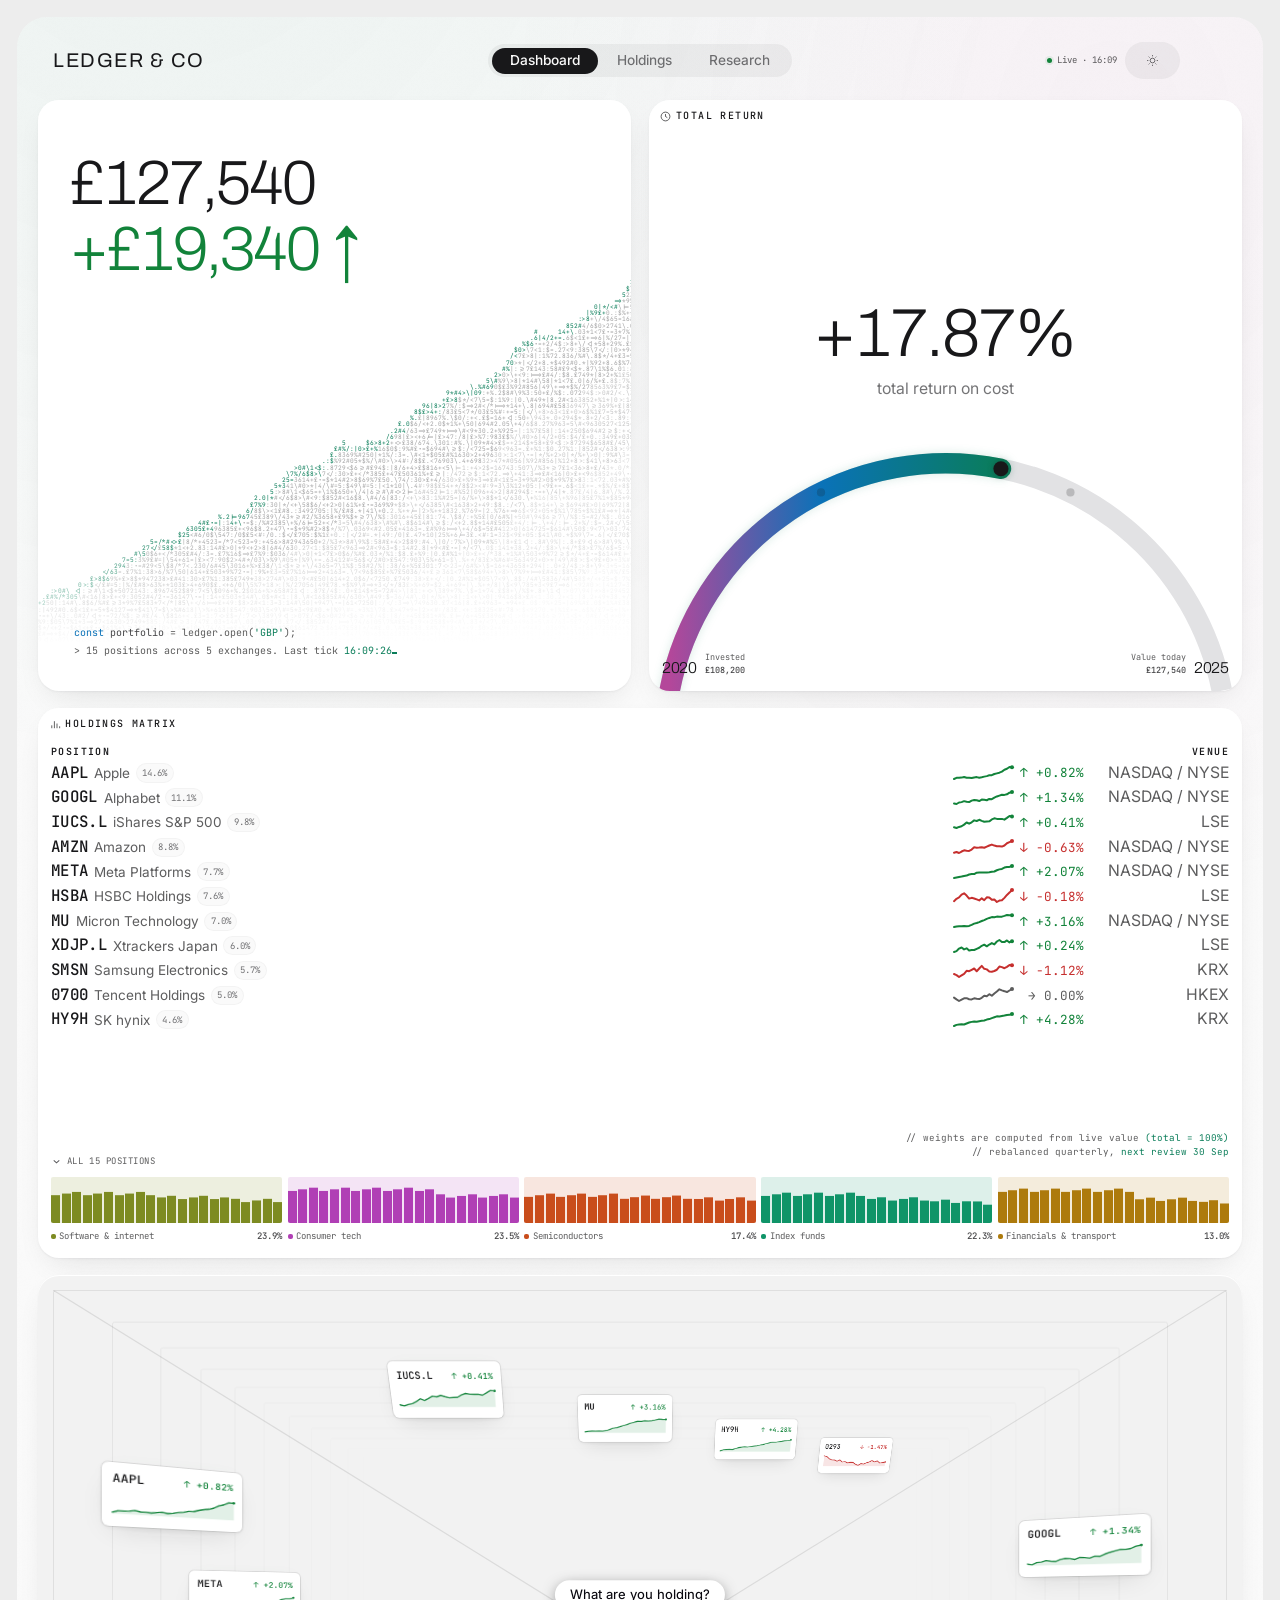
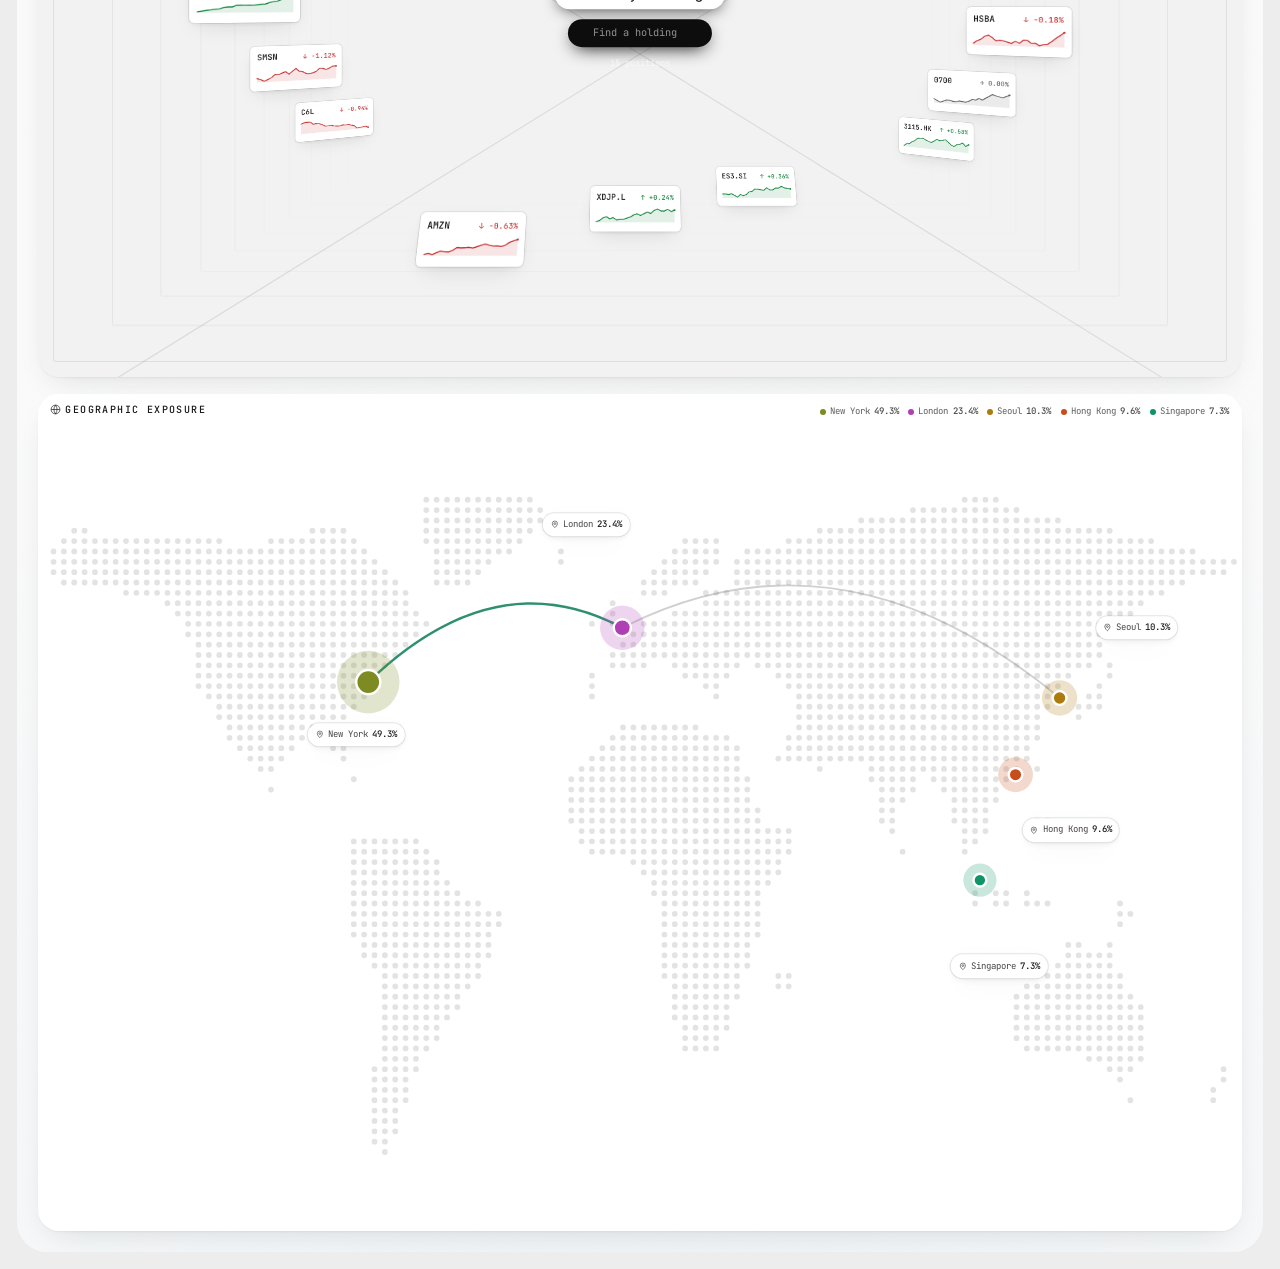
<file: Trial 1/index.html>
<!doctype html>
<html lang="en-GB" data-state="loading">
<head>
<meta charset="utf-8">
<meta name="viewport" content="width=device-width, initial-scale=1">
<title>Portfolio — Dashboard</title>
<meta name="description" content="Live GBP investment portfolio dashboard: total value, return, holdings, sector allocation and geographic exposure.">
<meta name="color-scheme" content="dark light">

<link rel="preconnect" href="https://fonts.googleapis.com">
<link rel="preconnect" href="https://fonts.gstatic.com" crossorigin>
<link href="https://fonts.googleapis.com/css2?family=Archivo:wght@200;300;400;500&family=Inter:wght@400;450;500;600&family=JetBrains+Mono:wght@400;500&display=swap" rel="stylesheet">

<link rel="stylesheet" href="css/tokens.css">
<link rel="stylesheet" href="css/base.css">
<link rel="stylesheet" href="css/components.css">
<link rel="stylesheet" href="css/sections.css">
</head>
<body>

<div class="shell">
<div class="deck">

  <!-- ===================== TOPBAR ===================== -->
  <header class="topbar">
    <span class="wordmark">Ledger&nbsp;&amp;&nbsp;Co</span>

    <nav class="nav" aria-label="Sections">
      <a class="nav__item" href="#" aria-current="page">Dashboard</a>
      <a class="nav__item" href="#holdings">Holdings</a>
      <a class="nav__item" href="#research">Research</a>
    </nav>

    <div class="topbar__right">
      <span class="feed" id="feed" data-feed="live">
        <i class="feed__dot feed__pulse" aria-hidden="true"></i>
        <span id="feedLabel">Connecting…</span>
      </span>

      <button class="toggle" id="themeToggle" type="button" aria-label="Switch colour theme">
        <svg class="toggle__moon" viewBox="0 0 20 20" fill="none" stroke="currentColor" stroke-width="1.5" aria-hidden="true">
          <path d="M16.5 12.4A7 7 0 0 1 7.6 3.5a7 7 0 1 0 8.9 8.9Z"/>
        </svg>
        <svg class="toggle__sun" viewBox="0 0 20 20" fill="none" stroke="currentColor" stroke-width="1.5" aria-hidden="true">
          <circle cx="10" cy="10" r="3.6"/>
          <path d="M10 1.6v2M10 16.4v2M1.6 10h2M16.4 10h2M4.1 4.1l1.4 1.4M14.5 14.5l1.4 1.4M15.9 4.1l-1.4 1.4M5.5 14.5l-1.4 1.4"/>
        </svg>
      </button>

      <span class="cube" aria-hidden="true">
        <span class="cube__inner">
          <i class="cube__face"></i><i class="cube__face"></i><i class="cube__face"></i>
        </span>
      </span>
    </div>
  </header>

  <!-- ===================== LOADING ===================== -->
  <div data-view="loading">
    <div class="row--split" style="margin-bottom:calc(25 * var(--u))">
      <div class="card" style="padding:calc(46 * var(--u))">
        <div class="sk" style="width:58%;height:calc(96 * var(--u));margin-bottom:calc(14 * var(--u))"></div>
        <div class="sk" style="width:42%;height:calc(96 * var(--u))"></div>
        <div class="sk" style="position:absolute;left:calc(52 * var(--u));right:calc(52 * var(--u));bottom:calc(34 * var(--u));height:calc(38 * var(--u))"></div>
      </div>
      <div class="card" style="padding:calc(46 * var(--u));display:grid;justify-items:center;align-content:start">
        <div class="sk" style="width:44%;height:calc(100 * var(--u));margin-top:calc(104 * var(--u))"></div>
        <div class="sk" style="width:18%;height:calc(24 * var(--u));margin-top:calc(18 * var(--u))"></div>
        <div class="sk" style="width:86%;height:calc(220 * var(--u));margin-top:calc(70 * var(--u));border-radius:calc(220 * var(--u)) calc(220 * var(--u)) 0 0"></div>
      </div>
    </div>

    <div class="card row--matrix" style="padding:calc(56 * var(--u)) calc(19 * var(--u)) calc(19 * var(--u));margin-bottom:calc(25 * var(--u))">
      <div style="display:grid;gap:calc(13 * var(--u))">
        <div class="sk" style="width:96%;height:calc(23 * var(--u))"></div>
        <div class="sk" style="width:88%;height:calc(23 * var(--u))"></div>
        <div class="sk" style="width:92%;height:calc(23 * var(--u))"></div>
        <div class="sk" style="width:84%;height:calc(23 * var(--u))"></div>
        <div class="sk" style="width:90%;height:calc(23 * var(--u))"></div>
        <div class="sk" style="width:80%;height:calc(23 * var(--u))"></div>
      </div>
      <div class="barcode" style="margin-top:calc(40 * var(--u))">
        <div class="sk" style="height:calc(68 * var(--u))"></div>
        <div class="sk" style="height:calc(68 * var(--u))"></div>
        <div class="sk" style="height:calc(68 * var(--u))"></div>
        <div class="sk" style="height:calc(68 * var(--u))"></div>
        <div class="sk" style="height:calc(68 * var(--u))"></div>
      </div>
    </div>

    <div class="card row--map"><div class="sk" style="position:absolute;inset:calc(56 * var(--u)) calc(30 * var(--u)) calc(30 * var(--u))"></div></div>
    <p class="u-sr" role="status">Loading your portfolio.</p>
  </div>

  <!-- ===================== EMPTY ===================== -->
  <div data-view="empty">
    <div class="card empty">
      <div class="empty__inner">
        <svg class="empty__mark" viewBox="0 0 48 48" fill="none" stroke="currentColor" stroke-width="1.5" aria-hidden="true">
          <rect x="5" y="12" width="38" height="26" rx="4"/>
          <path d="M5 20h38M13 29h8"/>
        </svg>
        <h2>No positions yet</h2>
        <p>Once you connect a brokerage account or add a holding by hand, your value, return and allocation appear here.</p>
        <a class="btn" href="#add">Add your first holding</a>
      </div>
    </div>
  </div>

  <!-- ===================== READY ===================== -->
  <div data-view="ready">

    <!-- ---------- Row: hero + gauge ---------- -->
    <div class="row--split reveal" style="margin-bottom:calc(25 * var(--u))">

      <section class="card hero" aria-labelledby="heroValue">
        <div class="hero__ascii" id="heroAscii" aria-hidden="true"></div>

        <div class="hero__body">
          <span class="t-display hero__value is-live" id="heroValue">£0</span>
          <span class="t-display hero__delta is-live" id="heroDelta" data-dir="up">£0</span>
        </div>

        <div class="hero__foot">
          <p class="terminal">
            <span class="tok-kw">const</span> <span class="tok-fn">portfolio</span> = ledger.open(<span class="tok-ok">'GBP'</span>);
            <br>&gt; 15 positions across 5 exchanges. Last tick <span class="tok-ok" id="heroTick">--:--:--</span><span class="caret"></span>
          </p>
          <div class="stale-banner">
            <svg viewBox="0 0 16 16" fill="none" stroke="currentColor" stroke-width="1.5" aria-hidden="true">
              <path d="M8 4.5v4M8 11.2v.3"/><circle cx="8" cy="8" r="6.4"/>
            </svg>
            <span>Feed disconnected. Showing the last values received at <b id="staleTime">--:--</b> — don't trade on these.</span>
          </div>
        </div>
      </section>

      <section class="card gauge" aria-labelledby="gaugeEyebrow">
        <div class="card__head">
          <svg viewBox="0 0 16 16" fill="none" stroke="currentColor" stroke-width="1.4" aria-hidden="true">
            <circle cx="8" cy="8" r="6.4"/><path d="M8 4.4V8l2.6 1.6"/>
          </svg>
          <span class="t-eyebrow" id="gaugeEyebrow">Total return</span>
        </div>

        <div class="gauge__figure">
          <span class="t-display gauge__num is-live" id="gaugeNum">0.00%</span>
          <span class="gauge__unit">total return on cost</span>
        </div>

        <svg class="gauge__arc" id="gaugeArc"></svg>

        <div class="gauge__ends">
          <span class="gauge__end">
            <span class="gauge__year" id="gaugeStart">2020</span>
            <span class="gauge__meta">Invested<b id="gaugeCost">£0</b></span>
          </span>
          <span class="gauge__end gauge__end--r">
            <span class="gauge__year" id="gaugeEnd">2025</span>
            <span class="gauge__meta">Value today<b id="gaugeValue">£0</b></span>
          </span>
        </div>
      </section>
    </div>

    <!-- ---------- Row: holdings matrix ---------- -->
    <section class="card matrix row--matrix reveal" id="holdings" aria-labelledby="matrixEyebrow" style="margin-bottom:calc(25 * var(--u))">
      <div class="card__head">
        <svg viewBox="0 0 16 16" fill="none" stroke="currentColor" stroke-width="1.4" aria-hidden="true">
          <path d="M2.6 13.4V9.2M6.4 13.4V3.2M10.2 13.4V6.6M14 13.4v-2.8"/>
        </svg>
        <span class="t-eyebrow" id="matrixEyebrow">Holdings matrix</span>
      </div>

      <div class="matrix__grid">
        <div class="matrix__colhead">Position</div>
        <div class="matrix__colhead matrix__colhead--r">Venue</div>
        <div class="matrix__list is-live" id="matrixList"></div>
        <div id="matrixVenues"></div>
      </div>

      <div class="matrix__expand" id="matrixExpand" data-open="false">
        <div>
          <table class="htable">
            <caption class="u-sr">All holdings with value, book cost, profit and loss, and weight</caption>
            <thead>
              <tr>
                <th scope="col">Ticker</th>
                <th scope="col" class="htable__hide-sm">Name</th>
                <th scope="col" class="t-num">Value</th>
                <th scope="col" class="t-num htable__hide-sm">Cost</th>
                <th scope="col" class="t-num">P&amp;L</th>
                <th scope="col" class="t-num">Return</th>
                <th scope="col" class="t-num">Today</th>
                <th scope="col" class="t-num">Weight</th>
              </tr>
            </thead>
            <tbody id="htableBody"></tbody>
          </table>
        </div>
      </div>

      <div class="matrix__foot">
        <button class="matrix__toggle" id="matrixToggle" type="button" aria-expanded="false" aria-controls="matrixExpand">
          <svg viewBox="0 0 16 16" fill="none" stroke="currentColor" stroke-width="1.5" aria-hidden="true">
            <path d="M4 6.2 8 10l4-3.8"/>
          </svg>
          <span id="matrixToggleLabel">All 15 positions</span>
        </button>
        <p class="matrix__notes">
          // weights are computed from live value <em>(total = 100%)</em><br>
          // rebalanced quarterly, <em>next review 30 Sep</em>
        </p>
      </div>

      <div class="barcode is-live" id="barcode"></div>
    </section>

    <!-- ---------- Row: tunnel ---------- -->
    <section class="card tunnel row--tunnel reveal" id="tunnelCard" aria-labelledby="tunnelEyebrow" style="margin-bottom:calc(25 * var(--u))">
      <h2 class="u-sr" id="tunnelEyebrow">Browse holdings</h2>
      <div class="tunnel__space" id="tunnelSpace"></div>
      <div class="tunnel__center">
        <span class="tunnel__pill">What are you holding?</span>
        <input class="tunnel__search" id="tunnelSearch" type="search" placeholder="Find a holding" aria-label="Find a holding by ticker or name" autocomplete="off">
        <span class="tunnel__count" id="tunnelCount" role="status"></span>
      </div>
    </section>

    <!-- ---------- Row: geographic exposure ---------- -->
    <section class="card geo row--map reveal" id="research" aria-labelledby="geoEyebrow">
      <div class="card__head">
        <svg viewBox="0 0 16 16" fill="none" stroke="currentColor" stroke-width="1.4" aria-hidden="true">
          <circle cx="8" cy="8" r="6.4"/><path d="M1.8 8h12.4M8 1.6a11 11 0 0 1 0 12.8A11 11 0 0 1 8 1.6Z"/>
        </svg>
        <span class="t-eyebrow" id="geoEyebrow">Geographic exposure</span>
      </div>
      <div class="geo__legend" id="geoLegend"></div>
      <div class="geo__plot"><svg id="geoSvg"></svg></div>
      <div class="geo__chips" id="geoChips"></div>
    </section>

  </div><!-- /ready -->

</div><!-- /deck -->
</div><!-- /shell -->

<script type="module" src="js/main.js"></script>
</body>
</html>
</file>
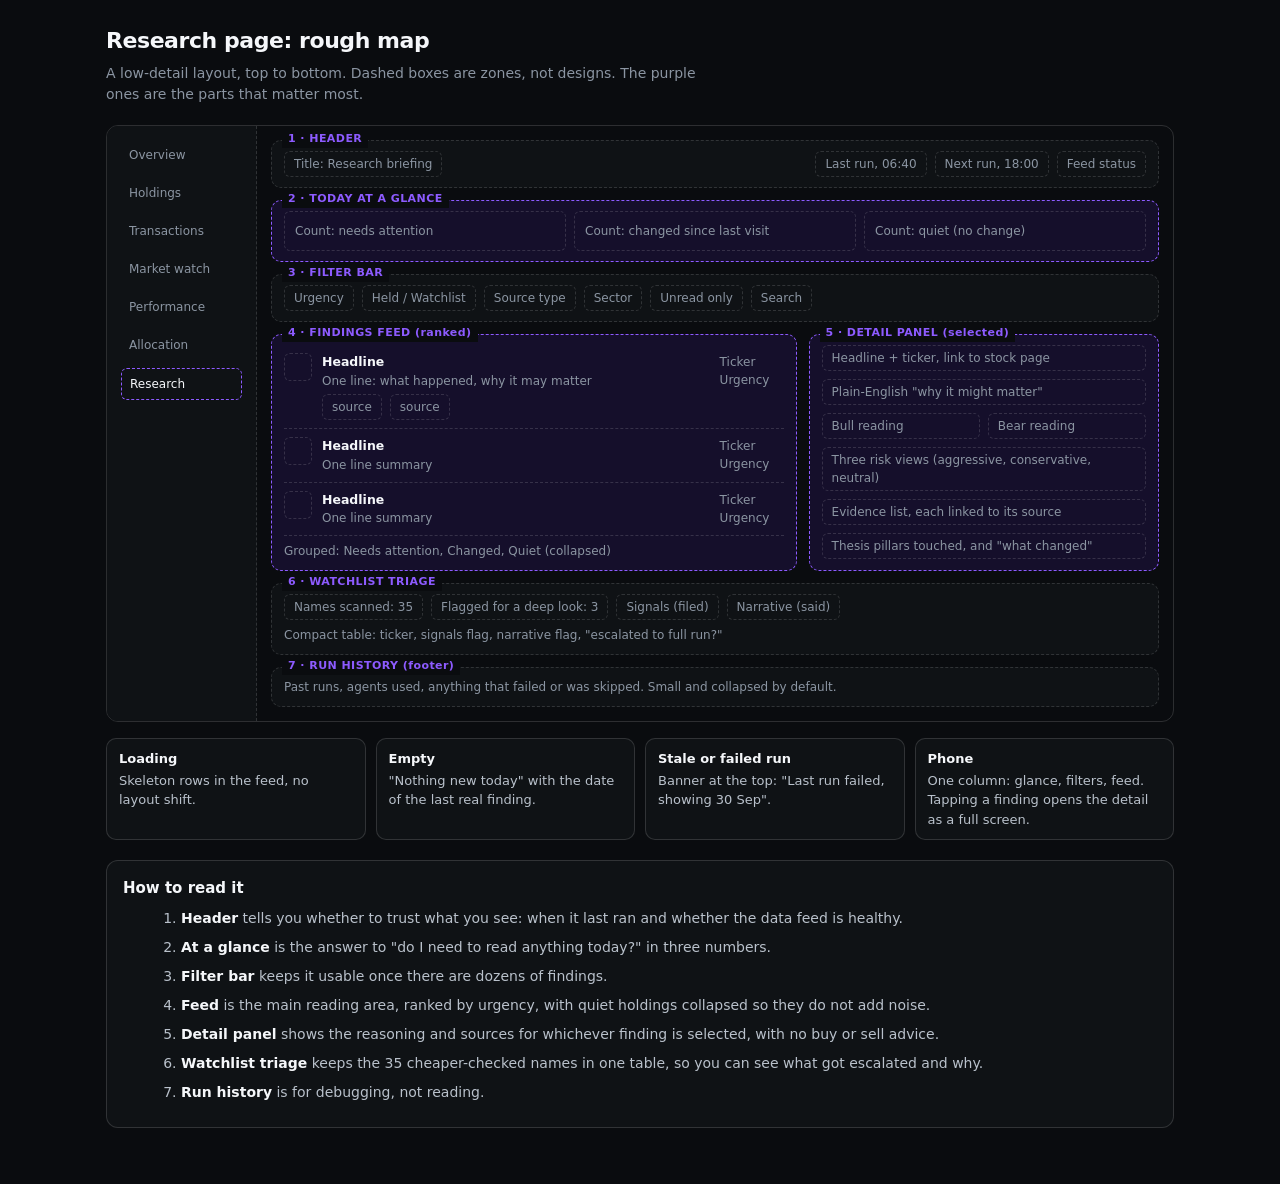
<file: dashboard/research_page_wireframe.html>
<!doctype html>
<html lang="en-GB">
<head>
<meta charset="utf-8">
<meta name="viewport" content="width=device-width,initial-scale=1">
<title>Research page wireframe</title>
<style>
:root{--bg:#0a0c0f;--surf:#0f1215;--surf2:#14181e;--line:rgba(255,255,255,.14);--text:#f5f7fa;--body:#b9c1cb;--muted:#8b95a2;--brand:#8d5bff;--bfaint:rgba(109,46,245,.12)}
*{box-sizing:border-box;margin:0}
body{background:var(--bg);color:var(--body);font:14px/1.5 system-ui,-apple-system,"Segoe UI",sans-serif}
.wrap{max-width:1100px;margin:0 auto;padding:24px 16px 56px}
h1{color:var(--text);font-size:22px;letter-spacing:-.02em}
.lede{color:var(--muted);margin:6px 0 20px;max-width:68ch}
.page{display:grid;grid-template-columns:150px 1fr;border:1px solid var(--line);border-radius:12px;overflow:hidden}
.nav{background:var(--surf);border-right:1px dashed var(--line);padding:14px;color:var(--muted);font-size:12px;display:flex;flex-direction:column;gap:8px}
.nav i{font-style:normal;padding:6px 8px;border-radius:6px}
.nav .cur{border:1px dashed var(--brand);color:var(--text)}
.body{padding:14px;display:grid;gap:12px;min-width:0}
.box{border:1.5px dashed var(--line);border-radius:10px;padding:10px 12px;position:relative;background:var(--surf)}
.box.hl{border-color:var(--brand);background:var(--bfaint)}
.tag{position:absolute;top:-10px;left:10px;background:var(--bg);color:var(--brand);font-size:11px;font-weight:700;padding:0 6px;letter-spacing:.04em}
.row{display:flex;gap:8px;flex-wrap:wrap;align-items:center}
.ph{border:1px dashed var(--line);border-radius:6px;padding:3px 9px;font-size:12px;color:var(--muted)}
.cols{display:grid;grid-template-columns:1.5fr 1fr;gap:12px}
.item{border-bottom:1px dashed var(--line);padding:8px 0;display:grid;grid-template-columns:28px 1fr 64px;gap:10px;font-size:12.5px}
.item:last-child{border:0}
.sq{width:28px;height:28px;border:1px dashed var(--line);border-radius:6px}
.item b{color:var(--text);font-weight:600}
.small{font-size:12px;color:var(--muted)}
.three{display:grid;grid-template-columns:repeat(3,1fr);gap:8px}
.states{display:grid;grid-template-columns:repeat(auto-fit,minmax(200px,1fr));gap:10px;margin-top:16px}
.states div{border:1px solid var(--line);border-radius:10px;padding:10px 12px;font-size:13px;background:var(--surf)}
.states b{display:block;color:var(--text);margin-bottom:2px}
.legend{margin-top:20px;border:1px solid var(--line);border-radius:12px;padding:16px;background:var(--surf)}
.legend h2{color:var(--text);font-size:15px;margin-bottom:8px}
.legend ol{margin-left:18px}.legend li{margin-bottom:8px}.legend b{color:var(--text)}
@media(max-width:760px){.page{grid-template-columns:1fr}.nav{display:none}.cols,.three{grid-template-columns:1fr}}
</style>
</head>
<body>
<div class="wrap">
<h1>Research page: rough map</h1>
<p class="lede">A low-detail layout, top to bottom. Dashed boxes are zones, not designs. The purple ones are the parts that matter most.</p>

<div class="page">
 <div class="nav"><i>Overview</i><i>Holdings</i><i>Transactions</i><i>Market watch</i><i>Performance</i><i>Allocation</i><i class="cur">Research</i></div>
 <div class="body">

  <div class="box"><span class="tag">1 · HEADER</span>
   <div class="row" style="justify-content:space-between"><span class="ph">Title: Research briefing</span><span class="row"><span class="ph">Last run, 06:40</span><span class="ph">Next run, 18:00</span><span class="ph">Feed status</span></span></div>
  </div>

  <div class="box hl"><span class="tag">2 · TODAY AT A GLANCE</span>
   <div class="three">
    <div class="ph" style="padding:10px">Count: needs attention</div>
    <div class="ph" style="padding:10px">Count: changed since last visit</div>
    <div class="ph" style="padding:10px">Count: quiet (no change)</div>
   </div>
  </div>

  <div class="box"><span class="tag">3 · FILTER BAR</span>
   <div class="row"><span class="ph">Urgency</span><span class="ph">Held / Watchlist</span><span class="ph">Source type</span><span class="ph">Sector</span><span class="ph">Unread only</span><span class="ph">Search</span></div>
  </div>

  <div class="cols">
   <div class="box hl"><span class="tag">4 · FINDINGS FEED (ranked)</span>
    <div class="item"><div class="sq"></div><div><b>Headline</b><div class="small">One line: what happened, why it may matter</div><div class="row" style="margin-top:4px"><span class="ph">source</span><span class="ph">source</span></div></div><div class="small">Ticker<br>Urgency</div></div>
    <div class="item"><div class="sq"></div><div><b>Headline</b><div class="small">One line summary</div></div><div class="small">Ticker<br>Urgency</div></div>
    <div class="item"><div class="sq"></div><div><b>Headline</b><div class="small">One line summary</div></div><div class="small">Ticker<br>Urgency</div></div>
    <div class="small" style="padding-top:6px">Grouped: Needs attention, Changed, Quiet (collapsed)</div>
   </div>

   <div class="box hl"><span class="tag">5 · DETAIL PANEL (selected)</span>
    <div class="ph" style="margin-bottom:8px">Headline + ticker, link to stock page</div>
    <div class="ph" style="margin-bottom:8px">Plain-English "why it might matter"</div>
    <div class="row" style="margin-bottom:8px"><span class="ph" style="flex:1">Bull reading</span><span class="ph" style="flex:1">Bear reading</span></div>
    <div class="ph" style="margin-bottom:8px">Three risk views (aggressive, conservative, neutral)</div>
    <div class="ph" style="margin-bottom:8px">Evidence list, each linked to its source</div>
    <div class="ph">Thesis pillars touched, and "what changed"</div>
   </div>
  </div>

  <div class="box"><span class="tag">6 · WATCHLIST TRIAGE</span>
   <div class="row"><span class="ph">Names scanned: 35</span><span class="ph">Flagged for a deep look: 3</span><span class="ph">Signals (filed)</span><span class="ph">Narrative (said)</span></div>
   <div class="small" style="margin-top:6px">Compact table: ticker, signals flag, narrative flag, "escalated to full run?"</div>
  </div>

  <div class="box"><span class="tag">7 · RUN HISTORY (footer)</span>
   <div class="small">Past runs, agents used, anything that failed or was skipped. Small and collapsed by default.</div>
  </div>

 </div>
</div>

<div class="states">
 <div><b>Loading</b>Skeleton rows in the feed, no layout shift.</div>
 <div><b>Empty</b>"Nothing new today" with the date of the last real finding.</div>
 <div><b>Stale or failed run</b>Banner at the top: "Last run failed, showing 30 Sep".</div>
 <div><b>Phone</b>One column: glance, filters, feed. Tapping a finding opens the detail as a full screen.</div>
</div>

<div class="legend">
 <h2>How to read it</h2>
 <ol>
  <li><b>Header</b> tells you whether to trust what you see: when it last ran and whether the data feed is healthy.</li>
  <li><b>At a glance</b> is the answer to "do I need to read anything today?" in three numbers.</li>
  <li><b>Filter bar</b> keeps it usable once there are dozens of findings.</li>
  <li><b>Feed</b> is the main reading area, ranked by urgency, with quiet holdings collapsed so they do not add noise.</li>
  <li><b>Detail panel</b> shows the reasoning and sources for whichever finding is selected, with no buy or sell advice.</li>
  <li><b>Watchlist triage</b> keeps the 35 cheaper-checked names in one table, so you can see what got escalated and why.</li>
  <li><b>Run history</b> is for debugging, not reading.</li>
 </ol>
</div>
</div>
</body>
</html>
</file>
<file: Trial 1/css/tokens.css>
/* ==========================================================================
   tokens.css — the single source of truth for every design value.
   Colour values are taken verbatim from the reference site's own CSS variable
   dump where one exists; anything marked DERIVED was stepped by us and then
   run through the dataviz palette validator (six checks) before being used.
   Nothing in this project hardcodes a colour, size, radius or duration.
   ========================================================================== */

:root {
  /* ---- Spacing: one scale, no off-scale values -------------------------- */
  --sp-1: 4px;
  --sp-2: 8px;
  --sp-3: 12px;
  --sp-4: 16px;
  --sp-6: 24px;
  --sp-8: 32px;
  --sp-12: 48px;

  /* ---- Radius ---------------------------------------------------------- */
  --r-chip: 999px;
  --r-sm: 6px;
  --r-md: 10px;
  --r-card: 21px;
  --r-shell: 30px;

  /* ---- Proportional unit ----------------------------------------------
     The reference capture is 1830px wide with a 1755px content column.
     `--u` resolves to exactly 1px at that width and scales linearly either
     side of it, so every measurement below can be written as the literal
     pixel value read off the reference and still hold at any viewport.   */
  --content-cols: 17.55;

  /* ---- Type scale (values are reference pixels at 1755px content) ------ */
  --fs-display-hero: 91;
  --fs-display-gauge: 99;
  --fs-wordmark: 29;
  --fs-nav: 20;
  --fs-row: 23;
  --fs-unit: 23;
  --fs-endpoint: 23;
  --fs-eyebrow: 14.5;
  --fs-comment: 13.5;
  --fs-mono-sm: 12.4;
  --fs-chip: 12.5;
  --fs-terminal: 14.5;

  --tracking-display: -0.03em;
  --tracking-eyebrow: 0.14em;
  --tracking-wordmark: 0.08em;
  --leading-display: 1.05;
  --leading-body: 1.7;

  --ff-display: "Archivo", "Helvetica Neue", Helvetica, Arial, sans-serif;
  --ff-body: "Inter", -apple-system, BlinkMacSystemFont, "Segoe UI", sans-serif;
  --ff-mono: "JetBrains Mono", ui-monospace, SFMono-Regular, Menlo, monospace;

  /* ---- Motion ---------------------------------------------------------- */
  --dur-fast: 150ms;
  --dur-mid: 220ms;
  --dur-slow: 300ms;
  --ease-spring: cubic-bezier(0.22, 1, 0.36, 1);
  --ease-out: cubic-bezier(0.33, 1, 0.68, 1);
}

/* ==========================================================================
   DARK THEME — the default. Traders open this at 7am with the lights off.
   Surface, hairline, text and accent values are verbatim from the reference.
   ========================================================================== */
:root,
:root[data-theme="dark"] {
  color-scheme: dark;

  --bg-page: #000;
  --surface-base: #0a0a0a;
  --surface-card: #0f0f0f;
  --surface-elevated: #171717;
  --surface-floating: #191919;
  --surface-track: #272b2d;
  --surface-inset: #030303;

  --hairline-subtle: #ffffff0d;
  --hairline: #ffffff1a;
  --hairline-strong: #ffffff26;
  --hairline-tint: #abe0ff0d;

  /* Text ladder. Every step used for *text* clears WCAG AA (4.5:1) on
     --surface-card once its alpha is composited — the reference's 40%/20%
     whites measure 3.81:1 and 1.82:1, which is why these are stepped up.
     --text-ghost is deliberately below AA and is reserved for non-text
     decoration only (tick dots, decorative icons, hairline strokes). */
  --text-primary: #f5f5f5;   /* 17.6:1 */
  --text-secondary: #ffffffb3; /* 10.4:1 */
  --text-muted: #fff9;       /*  8.0:1 */
  --text-faint: #ffffff8c;   /*  6.3:1 */
  --text-dim: #858585;       /*  5.2:1 */
  --text-invert: #08070e;
  --text-ghost: #fff3;       /* decoration only — not for text */

  --accent-mint: #00ffb2;
  --accent-sky: #2eb9ff;
  --accent-magenta: #e879c7; /* DERIVED — gauge gradient origin */

  /* P&L. Verbatim from the reference dump; all clear AA on --surface-card
     (positive 8.9:1, negative 6.4:1, warning 11.5:1, flat 5.2:1).
     Hue is never the only channel — every value also carries a sign+arrow. */
  --pnl-pos: #22cb58;
  --pnl-neg: #ff5e5d;
  --pnl-flat: #858585;
  --pnl-warn: #ffbc4f;
  --pnl-pos-wash: #22cb5814;
  --pnl-neg-wash: #ff5e5d14;

  /* Sector categorical palette. DERIVED, then validated for the dark
     surface: lightness band PASS, chroma floor PASS, worst adjacent CVD
     ΔE 9.1 (deutan) PASS, normal-vision ΔE 18.4 PASS, contrast PASS.
     Order is deliberate — it keeps the two warm hues non-adjacent, which
     is what lets the pair clear the normal-vision floor. */
  --sector-1: #8c9b30;
  --sector-2: #bf4fc4;
  --sector-3: #d65a28;
  --sector-4: #17a877;
  --sector-5: #c2891a;

  --map-dot: #ffffff21;
  --map-dot-lit: #ffffff3d;

  /* Warning washes, derived from --pnl-warn */
  --warn-halo: #ffbc4f1f;
  --warn-wash: #ffbc4f0f;
  --warn-ring: #ffbc4f2e;

  /* The tunnel is a lit interior: it stays dark in both themes, because a
     white void reads as a blank card rather than as depth. */
  --tunnel-void: #0d0d0d;
  --tunnel-ink: #f5f5f5;
  --tunnel-ink-dim: #ffffff8c;
  --tunnel-ink-faint: #ffffff99;
  --tunnel-pill-bg: #fff;
  --tunnel-pill-fg: #08070e;
  --tunnel-pill-shadow: #000000cc;
  --tunnel-search-shadow: #000;
  --tunnel-hairline: #ffffff1a;

  --marker-fill: #fff;
  --marker-glow: #ffffff80;
  --gauge-glow: #00ffb229;

  /* Ambient wash behind the shell */
  --atmo-1: #00ffb20a;
  --atmo-2: #e879c70a;
  --atmo-3: #2eb9ff08;
  --grain-opacity: 0.035;
  --grain-blend: overlay;

  /* Layered, colour-tinted elevation — never a flat neutral drop shadow. */
  --elev-card:
    0 1px 0 0 var(--hairline-subtle) inset,
    0 2px 8px -2px #00000099,
    0 16px 40px -12px #000000cc;
  --elev-float:
    0 0 0 1px var(--hairline) ,
    0 2px 6px -1px #000000b3,
    0 12px 32px -8px #00000099,
    0 0 24px -6px #00ffb214;
  --glow-mint: 0 0 12px -2px #00ffb266;
}

/* ==========================================================================
   LIGHT THEME — first-class, not an inversion. Steps are chosen for a light
   surface and re-validated, because a flipped dark palette fails contrast.
   ========================================================================== */
:root[data-theme="light"] {
  color-scheme: light;

  --bg-page: #ededed;
  --surface-base: #fafafa;
  --surface-card: #fff;
  --surface-elevated: #fafafa;
  --surface-floating: #fff;
  --surface-track: #e2e2e4;
  --surface-inset: #f2f2f2;

  --hairline-subtle: #18181a0d;
  --hairline: #18181a1a;
  --hairline-strong: #18181a33;
  --hairline-tint: #18181a0d;

  /* Same rule as dark: the reference's 40%/20% inks measure 2.53:1 and
     1.53:1 on white, so the text steps are darkened to clear AA. */
  --text-primary: #18181a;   /* 17.7:1 */
  --text-secondary: #18181acc; /* 12.0:1 */
  --text-muted: #18181a99;   /*  7.7:1 */
  --text-faint: #18181ab3;   /*  6.5:1 */
  --text-dim: #5c5c5c;       /*  6.7:1 */
  --text-invert: #fafafa;
  --text-ghost: #18181a33;   /* decoration only — not for text */

  --accent-mint: #0a7d59;
  --accent-sky: #0a72b8;
  --accent-magenta: #b4479a;

  /* Re-stepped for a white surface. The dark values measure 2.15:1
     (positive) and 3.00:1 (negative) here and would fail AA outright;
     these measure 4.85:1, 5.46:1, 5.93:1 and 6.69:1. */
  --pnl-pos: #12833a;
  --pnl-neg: #c62f2e;
  --pnl-flat: #5c5c5c;
  --pnl-warn: #8a5a00;
  --pnl-pos-wash: #12833a14;
  --pnl-neg-wash: #c62f2e14;

  /* Light steps of the same five hue families. Validated against #fafafa:
     all six checks PASS, worst adjacent CVD ΔE 8.3, normal-vision ΔE 17.0. */
  --sector-1: #7d8b22;
  --sector-2: #b03fb5;
  --sector-3: #c94d1c;
  --sector-4: #0f9468;
  --sector-5: #ad7a0c;

  --map-dot: #18181a1f;
  --map-dot-lit: #18181a3d;

  --warn-halo: #8a5a001f;
  --warn-wash: #8a5a000f;
  --warn-ring: #8a5a002e;

  /* Unchanged from dark on purpose — see the note on --tunnel-void above. */
  --tunnel-void: #0d0d0d;
  --tunnel-ink: #f5f5f5;
  --tunnel-ink-dim: #ffffff8c;
  --tunnel-ink-faint: #ffffff99;
  --tunnel-pill-bg: #fff;
  --tunnel-pill-fg: #08070e;
  --tunnel-pill-shadow: #000000cc;
  --tunnel-search-shadow: #000;
  --tunnel-hairline: #ffffff1a;

  --marker-fill: #18181a;
  --marker-glow: #18181a4d;
  --gauge-glow: #0a7d5929;

  --atmo-1: #0a7d5910;
  --atmo-2: #b4479a0d;
  --atmo-3: #0a72b80d;
  --grain-opacity: 0.022;
  --grain-blend: multiply;

  --elev-card:
    0 1px 0 0 #ffffff inset,
    0 1px 3px -1px #18181a1a,
    0 12px 32px -14px #18181a26;
  --elev-float:
    0 0 0 1px var(--hairline),
    0 2px 6px -1px #18181a14,
    0 12px 28px -10px #18181a1f,
    0 0 20px -8px #0b8f6614;
  --glow-mint: 0 0 10px -3px #0b8f6640;
}

/* Follow the OS when the viewer has not chosen explicitly. The toggle stamps
   data-theme on :root and must win in both directions, so the media block is
   scoped with :where() to keep its specificity at zero. */
@media (prefers-color-scheme: light) {
  :root:where(:not([data-theme])) {
    color-scheme: light;

    --bg-page: #ededed;
    --surface-base: #fafafa;
    --surface-card: #fff;
    --surface-elevated: #fafafa;
    --surface-floating: #fff;
    --surface-track: #e2e2e4;
    --surface-inset: #f2f2f2;

    --hairline-subtle: #18181a0d;
    --hairline: #18181a1a;
    --hairline-strong: #18181a33;
    --hairline-tint: #18181a0d;

    --text-primary: #18181a;
    --text-secondary: #18181acc;
    --text-muted: #18181a99;
    --text-faint: #18181ab3;
    --text-dim: #5c5c5c;
    --text-invert: #fafafa;
    --text-ghost: #18181a33;

    --accent-mint: #0a7d59;
    --accent-sky: #0a72b8;
    --accent-magenta: #b4479a;

    --pnl-pos: #12833a;
    --pnl-neg: #c62f2e;
    --pnl-flat: #5c5c5c;
    --pnl-warn: #8a5a00;
    --pnl-pos-wash: #12833a14;
    --pnl-neg-wash: #c62f2e14;

    --sector-1: #7d8b22;
    --sector-2: #b03fb5;
    --sector-3: #c94d1c;
    --sector-4: #0f9468;
    --sector-5: #ad7a0c;

    --map-dot: #18181a1f;
    --map-dot-lit: #18181a3d;

    --warn-halo: #8a5a001f;
    --warn-wash: #8a5a000f;
    --warn-ring: #8a5a002e;

    --tunnel-void: #0d0d0d;
    --tunnel-ink: #f5f5f5;
    --tunnel-ink-dim: #ffffff8c;
    --tunnel-ink-faint: #ffffff99;
    --tunnel-pill-bg: #fff;
    --tunnel-pill-fg: #08070e;
    --tunnel-pill-shadow: #000000cc;
    --tunnel-search-shadow: #000;
    --tunnel-hairline: #ffffff1a;

    --marker-fill: #18181a;
    --marker-glow: #18181a4d;
    --gauge-glow: #0a7d5929;

    --atmo-1: #0a7d5910;
    --atmo-2: #b4479a0d;
    --atmo-3: #0a72b80d;
    --grain-opacity: 0.022;
    --grain-blend: multiply;

    --elev-card:
      0 1px 0 0 #ffffff inset,
      0 1px 3px -1px #18181a1a,
      0 12px 32px -14px #18181a26;
    --elev-float:
      0 0 0 1px var(--hairline),
      0 2px 6px -1px #18181a14,
      0 12px 28px -10px #18181a1f,
      0 0 20px -8px #0b8f6614;
    --glow-mint: 0 0 10px -3px #0b8f6640;
  }
}
</file>
<file: Trial 1/css/base.css>
/* ==========================================================================
   base.css — reset, page shell, atmosphere, typography, focus.
   ========================================================================== */

*,
*::before,
*::after {
  box-sizing: border-box;
  -webkit-font-smoothing: inherit;
}

html {
  -webkit-font-smoothing: antialiased;
  -moz-osx-font-smoothing: grayscale;
}

html,
body {
  margin: 0;
  padding: 0;
}

body {
  min-height: 100vh;
  background: var(--bg-page);
  color: var(--text-primary);
  font-family: var(--ff-body);
  font-size: 16px;
  line-height: var(--leading-body);
}

/* The reference hides its scrollbars; keep the chrome out of the composition. */
::-webkit-scrollbar {
  display: none;
}
html {
  scrollbar-width: none;
}

img,
svg {
  display: block;
  max-width: 100%;
}

button {
  font: inherit;
  color: inherit;
  background: none;
  border: 0;
  padding: 0;
  cursor: pointer;
}

/* Visible keyboard focus everywhere, and only for keyboard users. */
:focus-visible {
  outline: 2px solid var(--accent-mint);
  outline-offset: 3px;
  border-radius: var(--r-sm);
}
:focus:not(:focus-visible) {
  outline: none;
}

.u-sr {
  position: absolute;
  width: 1px;
  height: 1px;
  padding: 0;
  margin: -1px;
  overflow: hidden;
  clip-path: inset(50%);
  white-space: nowrap;
  border: 0;
}

/* --------------------------------------------------------------------------
   Shell — the rounded frame the whole dashboard sits inside.
   `container-type: inline-size` is what makes --u resolve: 1cqi is 1% of the
   shell's own width, so dividing by 17.55 gives exactly 1 reference pixel.
   -------------------------------------------------------------------------- */
.shell {
  position: relative;
  margin: 17px;
  padding: 21px;
  border-radius: var(--r-shell);
  background: var(--surface-base);
  container-type: inline-size;
  isolation: isolate;
  overflow: clip;
}

.deck {
  --u: calc(1cqi / var(--content-cols));
  display: flex;
  flex-direction: column;
  gap: calc(25 * var(--u));
}

/* --------------------------------------------------------------------------
   Atmosphere — layered radial gradients plus an SVG-noise grain, both
   pinned behind the content and both non-interactive.
   -------------------------------------------------------------------------- */
.shell::before,
.shell::after {
  content: "";
  position: absolute;
  inset: 0;
  pointer-events: none;
  z-index: -1;
}

.shell::before {
  background:
    radial-gradient(120% 60% at 12% -8%, var(--atmo-1) 0%, transparent 58%),
    radial-gradient(90% 50% at 88% 4%, var(--atmo-2) 0%, transparent 55%),
    radial-gradient(140% 80% at 50% 108%, var(--atmo-3) 0%, transparent 60%);
}

.shell::after {
  background-image: url("data:image/svg+xml,%3Csvg xmlns='http://www.w3.org/2000/svg' width='140' height='140'%3E%3Cfilter id='n'%3E%3CfeTurbulence type='fractalNoise' baseFrequency='0.85' numOctaves='3' stitchTiles='stitch'/%3E%3CfeColorMatrix type='saturate' values='0'/%3E%3C/filter%3E%3Crect width='140' height='140' filter='url(%23n)' opacity='0.5'/%3E%3C/svg%3E");
  opacity: var(--grain-opacity);
  mix-blend-mode: var(--grain-blend);
}

/* No light-theme override needed here — --atmo-*, --grain-opacity and
   --grain-blend already carry their own per-theme values. */

/* --------------------------------------------------------------------------
   Typography roles
   -------------------------------------------------------------------------- */
.t-display {
  font-family: var(--ff-display);
  font-weight: 250;
  letter-spacing: var(--tracking-display);
  line-height: var(--leading-display);
  font-variant-numeric: tabular-nums;
}

.t-eyebrow {
  font-family: var(--ff-mono);
  font-size: max(10px, calc(var(--fs-eyebrow) * var(--u)));
  font-weight: 500;
  letter-spacing: var(--tracking-eyebrow);
  text-transform: uppercase;
  color: var(--text-primary);
  line-height: 1;
}

.t-mono {
  font-family: var(--ff-mono);
  font-variant-numeric: tabular-nums;
  letter-spacing: 0.01em;
}

/* Every number in this dashboard lines up. */
.t-num {
  font-variant-numeric: tabular-nums;
  text-align: right;
}

/* --------------------------------------------------------------------------
   Reduced motion — non-essential motion off, final states immediate.
   Nothing here delays a person seeing their P&L.
   -------------------------------------------------------------------------- */
@media (prefers-reduced-motion: reduce) {
  *,
  *::before,
  *::after {
    animation-duration: 1ms !important;
    animation-iteration-count: 1 !important;
    transition-duration: 1ms !important;
    scroll-behavior: auto !important;
  }
}
</file>
<file: Trial 1/css/components.css>
/* ==========================================================================
   components.css — reusable pieces: topbar, cards, eyebrows, chips,
   barcode strips, terminal bar, tooltips, skeletons, states.
   ========================================================================== */

/* --------------------------------------------------------------------------
   Card — the surface every section sits on. Three elevation planes exist:
   base (the shell), card, and floating (tooltips, pills, search).
   -------------------------------------------------------------------------- */
.card {
  position: relative;
  border-radius: var(--r-card);
  background: var(--surface-card);
  box-shadow: var(--elev-card);
  overflow: clip;
}

.card__head {
  position: absolute;
  top: calc(15 * var(--u));
  left: calc(17 * var(--u));
  display: flex;
  align-items: center;
  gap: calc(7 * var(--u));
  z-index: 3;
}

.card__head svg {
  width: max(11px, calc(15 * var(--u)));
  height: max(11px, calc(15 * var(--u)));
  color: var(--text-faint);
  flex: none;
}

/* --------------------------------------------------------------------------
   Topbar
   -------------------------------------------------------------------------- */
.topbar {
  display: grid;
  grid-template-columns: 1fr auto 1fr;
  align-items: center;
  gap: var(--sp-4);
  height: calc(66 * var(--u));
  padding: 0 calc(22 * var(--u));
}

.wordmark {
  font-family: var(--ff-display);
  font-size: max(15px, calc(var(--fs-wordmark) * var(--u)));
  font-weight: 400;
  letter-spacing: var(--tracking-wordmark);
  text-transform: uppercase;
  color: var(--text-primary);
  white-space: nowrap;
}

.nav {
  display: flex;
  align-items: center;
  gap: calc(2 * var(--u));
  padding: calc(4 * var(--u));
  border-radius: var(--r-chip);
  background: var(--hairline-subtle);
  box-shadow: 0 0 0 1px var(--hairline-subtle);
}

.nav__item {
  padding: calc(7 * var(--u)) calc(26 * var(--u));
  border-radius: var(--r-chip);
  text-decoration: none;
  font-family: var(--ff-body);
  font-size: max(12px, calc(var(--fs-nav) * var(--u)));
  font-weight: 450;
  line-height: 1.2;
  color: var(--text-muted);
  white-space: nowrap;
  transition:
    opacity var(--dur-fast) var(--ease-out),
    transform var(--dur-fast) var(--ease-spring);
}

.nav__item:hover {
  color: var(--text-primary);
  opacity: 0.9;
}
.nav__item:active {
  transform: scale(0.975);
}

.nav__item[aria-current="page"] {
  background: var(--text-primary);
  color: var(--text-invert);
  font-weight: 500;
}

.topbar__right {
  display: flex;
  align-items: center;
  justify-content: flex-end;
  gap: calc(14 * var(--u));
}

/* Feed status. Colour is backed up by the dot's shape and the text beside
   it, so a colourblind reader still gets the state. */
.feed {
  display: flex;
  align-items: center;
  gap: calc(7 * var(--u));
  font-family: var(--ff-mono);
  font-size: max(9px, calc(var(--fs-mono-sm) * var(--u)));
  color: var(--text-faint);
  white-space: nowrap;
}

.feed__dot {
  width: calc(7 * var(--u));
  height: calc(7 * var(--u));
  min-width: 5px;
  min-height: 5px;
  border-radius: 50%;
  background: var(--pnl-pos);
  box-shadow: 0 0 0 calc(3 * var(--u)) var(--pnl-pos-wash);
  flex: none;
}

.feed[data-feed="stale"] .feed__dot {
  background: var(--pnl-warn);
  box-shadow: 0 0 0 calc(3 * var(--u)) var(--warn-halo);
}
.feed[data-feed="stale"] {
  color: var(--pnl-warn);
}

.feed__pulse {
  animation: feed-pulse 2s var(--ease-out) infinite;
}

@keyframes feed-pulse {
  0%, 100% { opacity: 1; }
  50% { opacity: 0.45; }
}

/* Theme toggle — the reference's dash pill. */
.toggle {
  display: grid;
  place-items: center;
  width: calc(77 * var(--u));
  height: calc(50 * var(--u));
  min-width: 44px;
  min-height: 30px;
  border-radius: var(--r-chip);
  background: var(--hairline-subtle);
  box-shadow: 0 0 0 1px var(--hairline-subtle);
  color: var(--text-muted);
  transition:
    transform var(--dur-fast) var(--ease-spring),
    opacity var(--dur-fast) var(--ease-out);
}
.toggle:hover {
  color: var(--text-primary);
  opacity: 0.88;
}
.toggle:active {
  transform: scale(0.94);
}
.toggle svg {
  width: max(13px, calc(19 * var(--u)));
  height: max(13px, calc(19 * var(--u)));
}
.toggle__sun { display: none; }
:root[data-theme="light"] .toggle__moon { display: none; }
:root[data-theme="light"] .toggle__sun { display: block; }
@media (prefers-color-scheme: light) {
  :root:where(:not([data-theme])) .toggle__moon { display: none; }
  :root:where(:not([data-theme])) .toggle__sun { display: block; }
}

/* Iridescent cube — a real CSS 3D cube, gently rotating. */
.cube {
  width: calc(56 * var(--u));
  height: calc(56 * var(--u));
  min-width: 30px;
  min-height: 30px;
  perspective: 220px;
  flex: none;
}
.cube__inner {
  position: relative;
  width: 100%;
  height: 100%;
  transform-style: preserve-3d;
  animation: cube-spin 14s linear infinite;
}
.cube__face {
  position: absolute;
  inset: 0;
  border-radius: 3px;
  opacity: 0.95;
}
.cube__face:nth-child(1) { background: linear-gradient(135deg, var(--accent-mint), var(--accent-sky)); transform: translateZ(calc(28 * var(--u))); }
.cube__face:nth-child(2) { background: linear-gradient(135deg, var(--accent-magenta), var(--sector-5)); transform: rotateY(90deg) translateZ(calc(28 * var(--u))); }
.cube__face:nth-child(3) { background: linear-gradient(135deg, var(--accent-sky), var(--accent-magenta)); transform: rotateX(90deg) translateZ(calc(28 * var(--u))); }
@keyframes cube-spin {
  from { transform: rotateX(-24deg) rotateY(0deg); }
  to   { transform: rotateX(-24deg) rotateY(360deg); }
}
@media (prefers-reduced-motion: reduce) {
  .cube__inner { animation: none; transform: rotateX(-24deg) rotateY(-38deg); }
  .feed__pulse { animation: none; }
}

/* --------------------------------------------------------------------------
   Chip — the small rounded count/weight badge
   -------------------------------------------------------------------------- */
.chip {
  display: inline-flex;
  align-items: center;
  justify-content: center;
  min-width: calc(30 * var(--u));
  padding: calc(2 * var(--u)) calc(8 * var(--u));
  border-radius: var(--r-chip);
  background: var(--surface-elevated);
  box-shadow: 0 0 0 1px var(--hairline-subtle);
  font-family: var(--ff-mono);
  font-size: max(9px, calc(var(--fs-chip) * var(--u)));
  font-variant-numeric: tabular-nums;
  line-height: 1.6;
  color: var(--text-muted);
}

/* --------------------------------------------------------------------------
   Sector barcode strips — five equal-width strips of thin vertical bars.
   Each strip is one sector; bar height within a strip encodes that
   holding's share of the sector, so the texture is data, not decoration.
   -------------------------------------------------------------------------- */
.barcode {
  display: grid;
  grid-template-columns: repeat(5, 1fr);
  gap: calc(8 * var(--u));
}

.barcode__strip {
  position: relative;
  height: calc(68 * var(--u));
  min-height: 34px;
  border-radius: calc(3 * var(--u));
  display: flex;
  align-items: flex-end;
  gap: calc(2 * var(--u));
  padding: 0;
  overflow: clip;
  background: color-mix(in oklab, var(--strip-hue) 14%, transparent);
  transition: transform var(--dur-mid) var(--ease-spring);
}
.barcode__strip:hover {
  transform: translateY(calc(-2 * var(--u)));
}

.barcode__bar {
  flex: 1 1 0;
  min-width: 1px;
  /* The strip is align-items:flex-end, so bars are not stretched — they need
     an explicit full height for scaleY to have anything to scale. */
  height: 100%;
  background: var(--strip-hue);
  transform-origin: bottom;
  transform: scaleY(var(--bar-h, 1));
  transition: transform var(--dur-slow) var(--ease-spring);
}

.barcode__label {
  display: flex;
  align-items: baseline;
  justify-content: space-between;
  gap: var(--sp-2);
  margin-top: calc(9 * var(--u));
  font-family: var(--ff-mono);
  font-size: max(9px, calc(var(--fs-mono-sm) * var(--u)));
  color: var(--text-faint);
}
.barcode__label b {
  font-weight: 500;
  color: var(--text-secondary);
  font-variant-numeric: tabular-nums;
}
.barcode__swatch {
  display: inline-block;
  width: calc(7 * var(--u));
  height: calc(7 * var(--u));
  min-width: 5px;
  min-height: 5px;
  border-radius: 2px;
  background: var(--strip-hue);
  margin-right: calc(5 * var(--u));
  vertical-align: baseline;
}

/* --------------------------------------------------------------------------
   Terminal caption bar
   -------------------------------------------------------------------------- */
.terminal {
  font-family: var(--ff-mono);
  font-size: max(10px, calc(var(--fs-terminal) * var(--u)));
  line-height: 1.85;
  color: var(--text-dim);
}
.terminal .tok-kw { color: var(--accent-sky); }
.terminal .tok-fn { color: var(--text-secondary); }
.terminal .tok-ok { color: var(--accent-mint); }
.terminal .tok-warn { color: var(--pnl-warn); }

.caret {
  display: inline-block;
  width: calc(8 * var(--u));
  min-width: 5px;
  border-bottom: 2px solid var(--accent-mint);
  animation: caret-blink 1.1s steps(1) infinite;
}
@keyframes caret-blink {
  0%, 49% { opacity: 1; }
  50%, 100% { opacity: 0; }
}
@media (prefers-reduced-motion: reduce) {
  .caret { animation: none; }
}

/* --------------------------------------------------------------------------
   Tooltip chip — used on the map pins and the tunnel tiles
   -------------------------------------------------------------------------- */
.tipchip {
  display: inline-flex;
  align-items: center;
  gap: calc(6 * var(--u));
  padding: calc(6 * var(--u)) calc(11 * var(--u));
  border-radius: var(--r-chip);
  background: var(--surface-floating);
  box-shadow: var(--elev-float);
  font-family: var(--ff-mono);
  font-size: max(9px, calc(var(--fs-mono-sm) * var(--u)));
  font-variant-numeric: tabular-nums;
  color: var(--text-secondary);
  white-space: nowrap;
}
.tipchip svg {
  width: max(8px, calc(12 * var(--u)));
  height: max(8px, calc(12 * var(--u)));
  color: var(--text-faint);
  flex: none;
}
.tipchip b {
  font-weight: 500;
  color: var(--text-primary);
}

/* --------------------------------------------------------------------------
   Skeletons — sized to the real content so nothing shifts when data lands
   -------------------------------------------------------------------------- */
.sk {
  border-radius: var(--r-sm);
  background: linear-gradient(
    90deg,
    var(--hairline-subtle) 0%,
    var(--hairline) 40%,
    var(--hairline-subtle) 80%
  );
  background-size: 220% 100%;
  animation: sk-slide 1.4s var(--ease-out) infinite;
}
@keyframes sk-slide {
  from { background-position: 120% 0; }
  to   { background-position: -80% 0; }
}
@media (prefers-reduced-motion: reduce) {
  .sk { animation: none; }
}

/* --------------------------------------------------------------------------
   State switching. The page renders exactly one of ready / loading / empty;
   `stale` is a modifier on ready rather than a separate view, because the
   numbers are still worth showing when the feed drops — just marked.
   -------------------------------------------------------------------------- */
[data-view] { display: none; }
:root[data-state="loading"] [data-view="loading"] { display: block; }
:root[data-state="empty"] [data-view="empty"] { display: block; }
:root[data-state="ready"] [data-view="ready"],
:root[data-state="stale"] [data-view="ready"] { display: block; }

:root[data-state="loading"] .deck > .topbar .feed,
:root[data-state="empty"] .deck > .topbar .feed { visibility: hidden; }

/* Stale: live values dim and lose their glow, so you can see at a glance
   which figures you should not trade on. */
:root[data-state="stale"] .is-live {
  opacity: 0.55;
  filter: saturate(0.55);
}

.stale-banner {
  display: none;
  align-items: center;
  gap: calc(9 * var(--u));
  margin-top: calc(10 * var(--u));
  padding: calc(11 * var(--u)) calc(15 * var(--u));
  border-radius: var(--r-md);
  background: var(--warn-wash);
  box-shadow: 0 0 0 1px var(--warn-ring);
  font-family: var(--ff-mono);
  font-size: max(10px, calc(var(--fs-mono-sm) * var(--u)));
  color: var(--pnl-warn);
}
:root[data-state="stale"] .stale-banner { display: flex; }
.stale-banner svg {
  width: max(11px, calc(15 * var(--u)));
  height: max(11px, calc(15 * var(--u)));
  flex: none;
}

/* --------------------------------------------------------------------------
   Empty state
   -------------------------------------------------------------------------- */
.empty {
  display: grid;
  place-items: center;
  text-align: center;
  min-height: calc(700 * var(--u));
  padding: var(--sp-12);
}
.empty__inner { max-width: 46ch; }
.empty__mark {
  margin: 0 auto var(--sp-6);
  width: calc(96 * var(--u));
  height: calc(96 * var(--u));
  min-width: 56px;
  min-height: 56px;
  color: var(--text-ghost);
}
.empty h2 {
  margin: 0 0 var(--sp-3);
  font-family: var(--ff-display);
  font-weight: 300;
  font-size: max(22px, calc(44 * var(--u)));
  letter-spacing: var(--tracking-display);
  line-height: 1.15;
  color: var(--text-primary);
}
.empty p {
  margin: 0 0 var(--sp-6);
  font-size: max(13px, calc(20 * var(--u)));
  line-height: var(--leading-body);
  color: var(--text-muted);
}
.btn {
  display: inline-flex;
  align-items: center;
  gap: calc(8 * var(--u));
  padding: calc(12 * var(--u)) calc(24 * var(--u));
  border-radius: var(--r-chip);
  background: var(--text-primary);
  color: var(--text-invert);
  text-decoration: none;
  font-weight: 500;
  font-size: max(13px, calc(19 * var(--u)));
  line-height: 1.3;
  transition:
    transform var(--dur-fast) var(--ease-spring),
    opacity var(--dur-fast) var(--ease-out);
}
.btn:hover { opacity: 0.88; }
.btn:active { transform: scale(0.975); }
.btn--ghost {
  background: var(--hairline-subtle);
  box-shadow: 0 0 0 1px var(--hairline);
  color: var(--text-primary);
}

/* --------------------------------------------------------------------------
   Staggered card entrance — opacity + translate only.
   -------------------------------------------------------------------------- */
.reveal {
  opacity: 0;
  transform: translateY(calc(14 * var(--u)));
  transition:
    opacity var(--dur-slow) var(--ease-out),
    transform var(--dur-slow) var(--ease-spring);
  transition-delay: var(--reveal-delay, 0ms);
}
.reveal.is-in {
  opacity: 1;
  transform: none;
}
@media (prefers-reduced-motion: reduce) {
  .reveal { opacity: 1; transform: none; transition: none; }
}
</file>
<file: Trial 1/css/sections.css>
/* ==========================================================================
   sections.css — layout for each row. Row heights are aspect-ratios taken
   from the reference so the composition holds at any viewport width.
   ========================================================================== */

.row--split {
  display: grid;
  grid-template-columns: 1fr 1fr;
  gap: calc(25 * var(--u));
  aspect-ratio: 1755 / 861;
}
.row--matrix { aspect-ratio: 1755 / 801; }
.row--tunnel { aspect-ratio: 1755 / 1023; }
.row--map    { aspect-ratio: 1755 / 1221; }

/* ==========================================================================
   HERO — total value over an ASCII rendering of the equity curve
   ========================================================================== */
.hero { position: relative; }

.hero__ascii {
  position: absolute;
  inset: 0;
  font-family: var(--ff-mono);
  font-size: calc(9 * var(--u));
  line-height: calc(9 * var(--u));
  letter-spacing: 0;
  white-space: pre;
  color: var(--text-primary);
  user-select: none;
  overflow: clip;
  z-index: 1;
  /* Fade the field out behind the headline and toward the card edges. */
  mask-image: linear-gradient(180deg, transparent 2%, #000 26%, #000 74%, transparent 92%);
}
.hero__ascii b {
  font-weight: 400;
  color: var(--accent-mint);
}

.hero__body {
  position: absolute;
  top: calc(74 * var(--u));
  left: calc(46 * var(--u));
  z-index: 2;
  pointer-events: none;
}

.hero__value,
.hero__delta {
  display: block;
  font-size: calc(var(--fs-display-hero) * var(--u));
}
.hero__value { color: var(--text-primary); }
.hero__delta { color: var(--pnl-pos); }
.hero__delta[data-dir="down"] { color: var(--pnl-neg); }
.hero__arrow { font-size: 0.72em; }

.hero__foot {
  position: absolute;
  left: calc(52 * var(--u));
  right: calc(52 * var(--u));
  bottom: calc(30 * var(--u));
  z-index: 2;
}

/* ==========================================================================
   GAUGE — total return, drawn as a clipped semicircle
   ========================================================================== */
.gauge { position: relative; }

.gauge__figure {
  position: absolute;
  top: calc(288 * var(--u));
  left: 0;
  right: 0;
  text-align: center;
  z-index: 2;
}
.gauge__num {
  display: block;
  font-size: calc(var(--fs-display-gauge) * var(--u));
  color: var(--text-primary);
}
.gauge__unit {
  display: block;
  margin-top: calc(10 * var(--u));
  font-family: var(--ff-body);
  font-size: max(11px, calc(var(--fs-unit) * var(--u)));
  font-weight: 400;
  letter-spacing: 0;
  color: var(--text-muted);
}

/* The arc's circle is centred far below the card and clipped by the card's
   own bottom edge, which is what produces the wide, shallow sweep. The SVG
   covers the whole card so its user units are card units — no letterboxing. */
.gauge__arc {
  position: absolute;
  inset: 0;
  width: 100%;
  height: 100%;
  z-index: 1;
}
.gauge__track { stroke: var(--surface-track); }
.gauge__fill {
  stroke: url(#gaugeGrad);
  stroke-linecap: round;
  filter: drop-shadow(0 0 calc(10 * var(--u)) var(--gauge-glow));
}
.gauge__tick { fill: var(--text-ghost); }
.gauge__marker {
  fill: var(--marker-fill);
  filter: drop-shadow(0 0 calc(7 * var(--u)) var(--marker-glow));
}

.gauge__ends {
  position: absolute;
  left: calc(20 * var(--u));
  right: calc(20 * var(--u));
  bottom: calc(22 * var(--u));
  display: flex;
  justify-content: space-between;
  align-items: flex-end;
  z-index: 2;
}
.gauge__end {
  display: flex;
  align-items: flex-end;
  gap: calc(12 * var(--u));
}
.gauge__end--r { flex-direction: row-reverse; }
.gauge__year {
  font-family: var(--ff-display);
  font-weight: 300;
  font-size: max(12px, calc(var(--fs-endpoint) * var(--u)));
  letter-spacing: var(--tracking-display);
  font-variant-numeric: tabular-nums;
  color: var(--text-primary);
  line-height: 1;
}
.gauge__meta {
  font-family: var(--ff-mono);
  font-size: max(8px, calc(var(--fs-mono-sm) * var(--u)));
  line-height: 1.45;
  color: var(--text-faint);
}
.gauge__end--r .gauge__meta { text-align: right; }
.gauge__meta b {
  display: block;
  font-weight: 500;
  font-variant-numeric: tabular-nums;
  color: var(--text-secondary);
}

/* ==========================================================================
   HOLDINGS MATRIX
   ========================================================================== */
.matrix {
  display: flex;
  flex-direction: column;
  padding: calc(56 * var(--u)) calc(19 * var(--u)) calc(19 * var(--u));
}

.matrix__grid {
  display: grid;
  grid-template-columns: 1fr auto;
  gap: 0 var(--sp-6);
  align-content: start;
  flex: 1 1 auto;
  min-height: 0;
}

.matrix__colhead {
  font-family: var(--ff-mono);
  font-size: max(9px, calc(var(--fs-eyebrow) * var(--u)));
  font-weight: 600;
  letter-spacing: var(--tracking-eyebrow);
  text-transform: uppercase;
  color: var(--text-primary);
  padding-bottom: calc(6 * var(--u));
  line-height: 1;
}
.matrix__colhead--r { text-align: right; }

.matrix__list { display: block; }

.matrix__row {
  display: flex;
  align-items: center;
  gap: calc(9 * var(--u));
  height: calc(36 * var(--u));
  font-size: max(11px, calc(var(--fs-row) * var(--u)));
  color: var(--text-primary);
  line-height: 1.2;
}
.matrix__ticker {
  font-family: var(--ff-mono);
  font-weight: 500;
  letter-spacing: 0.02em;
}
.matrix__name {
  color: var(--text-faint);
  font-size: 0.86em;
  overflow: hidden;
  text-overflow: ellipsis;
  white-space: nowrap;
}
.matrix__spark { flex: none; margin-left: auto; }
.matrix__spark svg { overflow: visible; }
.matrix__delta {
  font-family: var(--ff-mono);
  font-variant-numeric: tabular-nums;
  font-size: 0.8em;
  min-width: calc(96 * var(--u));
  text-align: right;
  color: var(--pnl-pos);
}
.matrix__delta[data-dir="down"] { color: var(--pnl-neg); }
.matrix__delta[data-dir="flat"] { color: var(--pnl-flat); }

.matrix__venue {
  height: calc(36 * var(--u));
  display: flex;
  align-items: center;
  justify-content: flex-end;
  font-size: max(11px, calc(var(--fs-row) * var(--u)));
  color: var(--text-faint);
  line-height: 1.2;
}

.matrix__foot {
  display: flex;
  align-items: flex-end;
  justify-content: space-between;
  gap: var(--sp-6);
  margin-bottom: calc(11 * var(--u));
}

.matrix__toggle {
  display: inline-flex;
  align-items: center;
  gap: calc(7 * var(--u));
  font-family: var(--ff-mono);
  font-size: max(9px, calc(var(--fs-mono-sm) * var(--u)));
  letter-spacing: 0.06em;
  text-transform: uppercase;
  color: var(--text-faint);
  transition:
    opacity var(--dur-fast) var(--ease-out),
    transform var(--dur-fast) var(--ease-spring);
}
.matrix__toggle:hover { color: var(--text-primary); }
.matrix__toggle:active { transform: translateY(1px); }
.matrix__toggle svg {
  width: max(11px, calc(16 * var(--u)));
  height: max(11px, calc(16 * var(--u)));
  transition: transform var(--dur-mid) var(--ease-spring);
}
.matrix__toggle[aria-expanded="true"] svg { transform: rotate(180deg); }

.matrix__notes {
  text-align: right;
  font-family: var(--ff-mono);
  font-size: max(9px, calc(var(--fs-comment) * var(--u)));
  line-height: 1.5;
  /* These are read, so they take an AA step rather than the ghost token. */
  color: var(--text-faint);
}
.matrix__notes em {
  font-style: normal;
  color: var(--accent-mint);
}

/* Expanded full table. Height changes on a discrete step and only transform
   and opacity are animated, so the reveal stays on the compositor. */
.matrix__expand {
  display: grid;
  grid-template-rows: 0fr;
  overflow: clip;
}
.matrix__expand[data-open="true"] { grid-template-rows: 1fr; }
.matrix__expand > div {
  min-height: 0;
  overflow: clip;
  opacity: 0;
  transform: translateY(calc(-8 * var(--u)));
  transition:
    opacity var(--dur-mid) var(--ease-out),
    transform var(--dur-slow) var(--ease-spring);
}
.matrix__expand[data-open="true"] > div {
  opacity: 1;
  transform: none;
}

.htable {
  width: 100%;
  border-collapse: collapse;
  font-size: max(10px, calc(19 * var(--u)));
}
.htable th,
.htable td {
  padding: calc(7 * var(--u)) calc(10 * var(--u));
  border-bottom: 1px solid var(--hairline-subtle);
  white-space: nowrap;
}
.htable th {
  font-family: var(--ff-mono);
  font-size: max(9px, calc(var(--fs-mono-sm) * var(--u)));
  font-weight: 500;
  letter-spacing: 0.1em;
  text-transform: uppercase;
  color: var(--text-faint);
  text-align: left;
}
.htable th.t-num,
.htable td.t-num { text-align: right; }
.htable td { color: var(--text-secondary); }
.htable td.htable__tk {
  font-family: var(--ff-mono);
  font-weight: 500;
  color: var(--text-primary);
}
.htable tbody tr {
  transition: opacity var(--dur-fast) var(--ease-out);
}
.htable tbody tr:hover { background: var(--hairline-subtle); }
.htable .pos { color: var(--pnl-pos); }
.htable .neg { color: var(--pnl-neg); }
.htable .flat { color: var(--pnl-flat); }

/* ==========================================================================
   TUNNEL — real CSS 3D. Receding frames toward a vanishing point, with
   holding tiles pinned to the four walls at varying depths.
   ========================================================================== */
.tunnel {
  background: var(--surface-inset);
  perspective: calc(1180 * var(--u));
  perspective-origin: 50% 47%;
}

.tunnel__space {
  position: absolute;
  inset: 0;
  transform-style: preserve-3d;
  transform: translate3d(var(--px, 0px), var(--py, 0px), 0);
  transition: transform var(--dur-slow) var(--ease-out);
}

/* Frames fill the card so the tunnel mouth is the card itself, rather than a
   smaller box floating inside it. */
.tunnel__frame {
  position: absolute;
  inset: calc(22 * var(--u));
  border: 1px solid var(--hairline);
  border-radius: calc(4 * var(--u));
  transform: translateZ(var(--z));
  opacity: var(--frame-op, 0.5);
}

/* The four vanishing-point rails */
.tunnel__rail {
  position: absolute;
  inset: calc(22 * var(--u));
  pointer-events: none;
}
.tunnel__rail line { stroke: var(--hairline); }

.tunnel__tile {
  position: absolute;
  top: 50%;
  left: 50%;
  width: calc(190 * var(--u));
  margin: calc(-52 * var(--u)) 0 0 calc(-95 * var(--u));
  padding: calc(11 * var(--u)) calc(13 * var(--u));
  border-radius: calc(9 * var(--u));
  background: var(--surface-card);
  box-shadow: var(--elev-float);
  transform: translate3d(var(--tx), var(--ty), var(--tz)) rotateY(var(--ry, 0deg)) rotateX(var(--rx, 0deg));
  transition:
    transform var(--dur-slow) var(--ease-spring),
    opacity var(--dur-mid) var(--ease-out);
  text-align: left;
  cursor: pointer;
}
.tunnel__tile:hover,
.tunnel__tile:focus-visible {
  transform: translate3d(var(--tx), var(--ty), calc(var(--tz) + 60 * var(--u))) rotateY(var(--ry, 0deg)) rotateX(var(--rx, 0deg));
}
.tunnel__tile-tk {
  display: flex;
  align-items: baseline;
  justify-content: space-between;
  gap: calc(8 * var(--u));
  font-family: var(--ff-mono);
  font-size: calc(17 * var(--u));
  font-weight: 500;
  color: var(--text-primary);
  line-height: 1.3;
}
.tunnel__tile-ch {
  font-family: var(--ff-mono);
  font-size: calc(14 * var(--u));
  font-variant-numeric: tabular-nums;
  color: var(--pnl-pos);
}
.tunnel__tile-ch[data-dir="down"] { color: var(--pnl-neg); }
.tunnel__tile-ch[data-dir="flat"] { color: var(--pnl-flat); }
.tunnel__tile svg { margin-top: calc(6 * var(--u)); overflow: visible; }

/* Centre search — the floating plane */
.tunnel__center {
  position: absolute;
  top: 50%;
  left: 50%;
  transform: translate(-50%, -50%);
  display: grid;
  justify-items: center;
  gap: calc(14 * var(--u));
  z-index: 5;
}
.tunnel__pill {
  padding: calc(9 * var(--u)) calc(22 * var(--u));
  border-radius: var(--r-chip);
  background: var(--tunnel-pill-bg);
  color: var(--tunnel-pill-fg);
  font-size: calc(19 * var(--u));
  font-weight: 450;
  line-height: 1.3;
  box-shadow: 0 calc(6 * var(--u)) calc(24 * var(--u)) calc(-6 * var(--u)) var(--tunnel-pill-shadow);
  white-space: nowrap;
}
.tunnel__search {
  width: calc(210 * var(--u));
  padding: calc(11 * var(--u)) calc(18 * var(--u));
  border: 0;
  border-radius: var(--r-chip);
  background: var(--tunnel-void);
  box-shadow: 0 0 0 1px var(--tunnel-hairline), 0 calc(8 * var(--u)) calc(26 * var(--u)) calc(-8 * var(--u)) var(--tunnel-search-shadow);
  color: var(--tunnel-ink);
  font-family: var(--ff-mono);
  font-size: calc(15 * var(--u));
  text-align: center;
  /* Focus ring lands instantly — box-shadow is off the animatable list here,
     and an instant ring is better for keyboard users anyway. */
}
.tunnel__search::placeholder { color: var(--tunnel-ink-dim); }
.tunnel__search:focus {
  outline: none;
  box-shadow: 0 0 0 1px var(--accent-mint), var(--glow-mint);
}
.tunnel__count {
  font-family: var(--ff-mono);
  font-size: calc(13 * var(--u));
  color: var(--tunnel-ink-faint);
  min-height: 1.4em;
}
.tunnel__tile[hidden] { display: none; }

/* ==========================================================================
   GEOGRAPHIC EXPOSURE MAP
   ========================================================================== */
.geo { padding: calc(56 * var(--u)) 0 0; }
.geo__plot {
  position: absolute;
  inset: calc(56 * var(--u)) 0 0;
}
.geo__plot svg { width: 100%; height: 100%; overflow: visible; }

.geo__dot { fill: var(--map-dot); }
.geo__arc {
  fill: none;
  stroke-linecap: round;
  stroke-dasharray: var(--len);
  stroke-dashoffset: var(--len);
  transition: stroke-dashoffset 1.1s var(--ease-out);
}
.geo__arc.is-drawn { stroke-dashoffset: 0; }
.geo__arc--primary { stroke: var(--accent-mint); stroke-width: 2; opacity: 0.85; }
.geo__arc--muted { stroke: var(--text-ghost); stroke-width: 1.5; }

.geo__pin { cursor: pointer; }
.geo__pin-halo { opacity: 0.22; }
.geo__pin-core { stroke: var(--surface-card); stroke-width: 2; }

.geo__chips { position: absolute; inset: calc(56 * var(--u)) 0 0; pointer-events: none; }
.geo__chip {
  position: absolute;
  transform: translate(-50%, -50%);
  pointer-events: auto;
}

.geo__legend {
  position: absolute;
  right: calc(19 * var(--u));
  top: calc(15 * var(--u));
  display: flex;
  flex-wrap: wrap;
  justify-content: flex-end;
  gap: calc(6 * var(--u)) calc(14 * var(--u));
  max-width: 55%;
  z-index: 3;
}
.geo__legend-item {
  display: inline-flex;
  align-items: center;
  gap: calc(6 * var(--u));
  font-family: var(--ff-mono);
  font-size: max(9px, calc(var(--fs-mono-sm) * var(--u)));
  color: var(--text-faint);
}
.geo__legend-swatch {
  width: calc(8 * var(--u));
  height: calc(8 * var(--u));
  min-width: 6px;
  min-height: 6px;
  border-radius: 50%;
  flex: none;
}
.geo__legend-item b {
  font-weight: 500;
  font-variant-numeric: tabular-nums;
  color: var(--text-secondary);
}

/* ==========================================================================
   RESPONSIVE — below 1100px the proportional clone stops being readable, so
   the deck switches to a stacked layout with real px type.
   ========================================================================== */
@media (max-width: 1100px) {
  .shell { margin: 10px; padding: 12px; border-radius: 22px; }
  .deck { gap: var(--sp-4); }

  .row--split { grid-template-columns: 1fr; aspect-ratio: auto; }
  .hero { min-height: 340px; }
  .gauge { min-height: 400px; }
  .row--matrix { aspect-ratio: auto; }
  .row--tunnel { aspect-ratio: 4 / 3; }
  .row--map { aspect-ratio: 4 / 3; }

  .topbar {
    grid-template-columns: 1fr auto;
    height: auto;
    row-gap: var(--sp-3);
    padding: var(--sp-3) var(--sp-2);
  }
  .nav { grid-column: 1 / -1; order: 3; overflow-x: auto; }
  .topbar__right { gap: var(--sp-3); }
  .feed { display: none; }

  .hero__value, .hero__delta { font-size: clamp(38px, 9vw, 64px); }
  .hero__body { top: 26px; left: 20px; }
  .hero__foot { left: 20px; right: 20px; bottom: 16px; }
  .gauge__num { font-size: clamp(40px, 10vw, 72px); }
  .gauge__figure { top: 92px; }

  .matrix { padding: 44px 14px 14px; }
  .matrix__grid { grid-template-columns: 1fr; }
  .matrix__colhead--r, .matrix__venue { display: none; }
  .matrix__row { height: 34px; }
  .matrix__foot { flex-direction: column; align-items: flex-start; gap: var(--sp-3); }
  .matrix__notes { text-align: left; }
  .barcode { grid-template-columns: repeat(5, 1fr); gap: 4px; }
  .barcode__label span { display: none; }

  .geo__legend { position: static; max-width: none; justify-content: flex-start; padding: 0 14px 8px; }
  .geo, .geo__plot, .geo__chips { padding-top: 0; }
  .geo__plot, .geo__chips { inset: 76px 0 0; }
}

@media (max-width: 640px) {
  .htable__hide-sm { display: none; }
  .empty h2 { font-size: 24px; }
  .row--tunnel { aspect-ratio: 1 / 1; }
}
</file>
